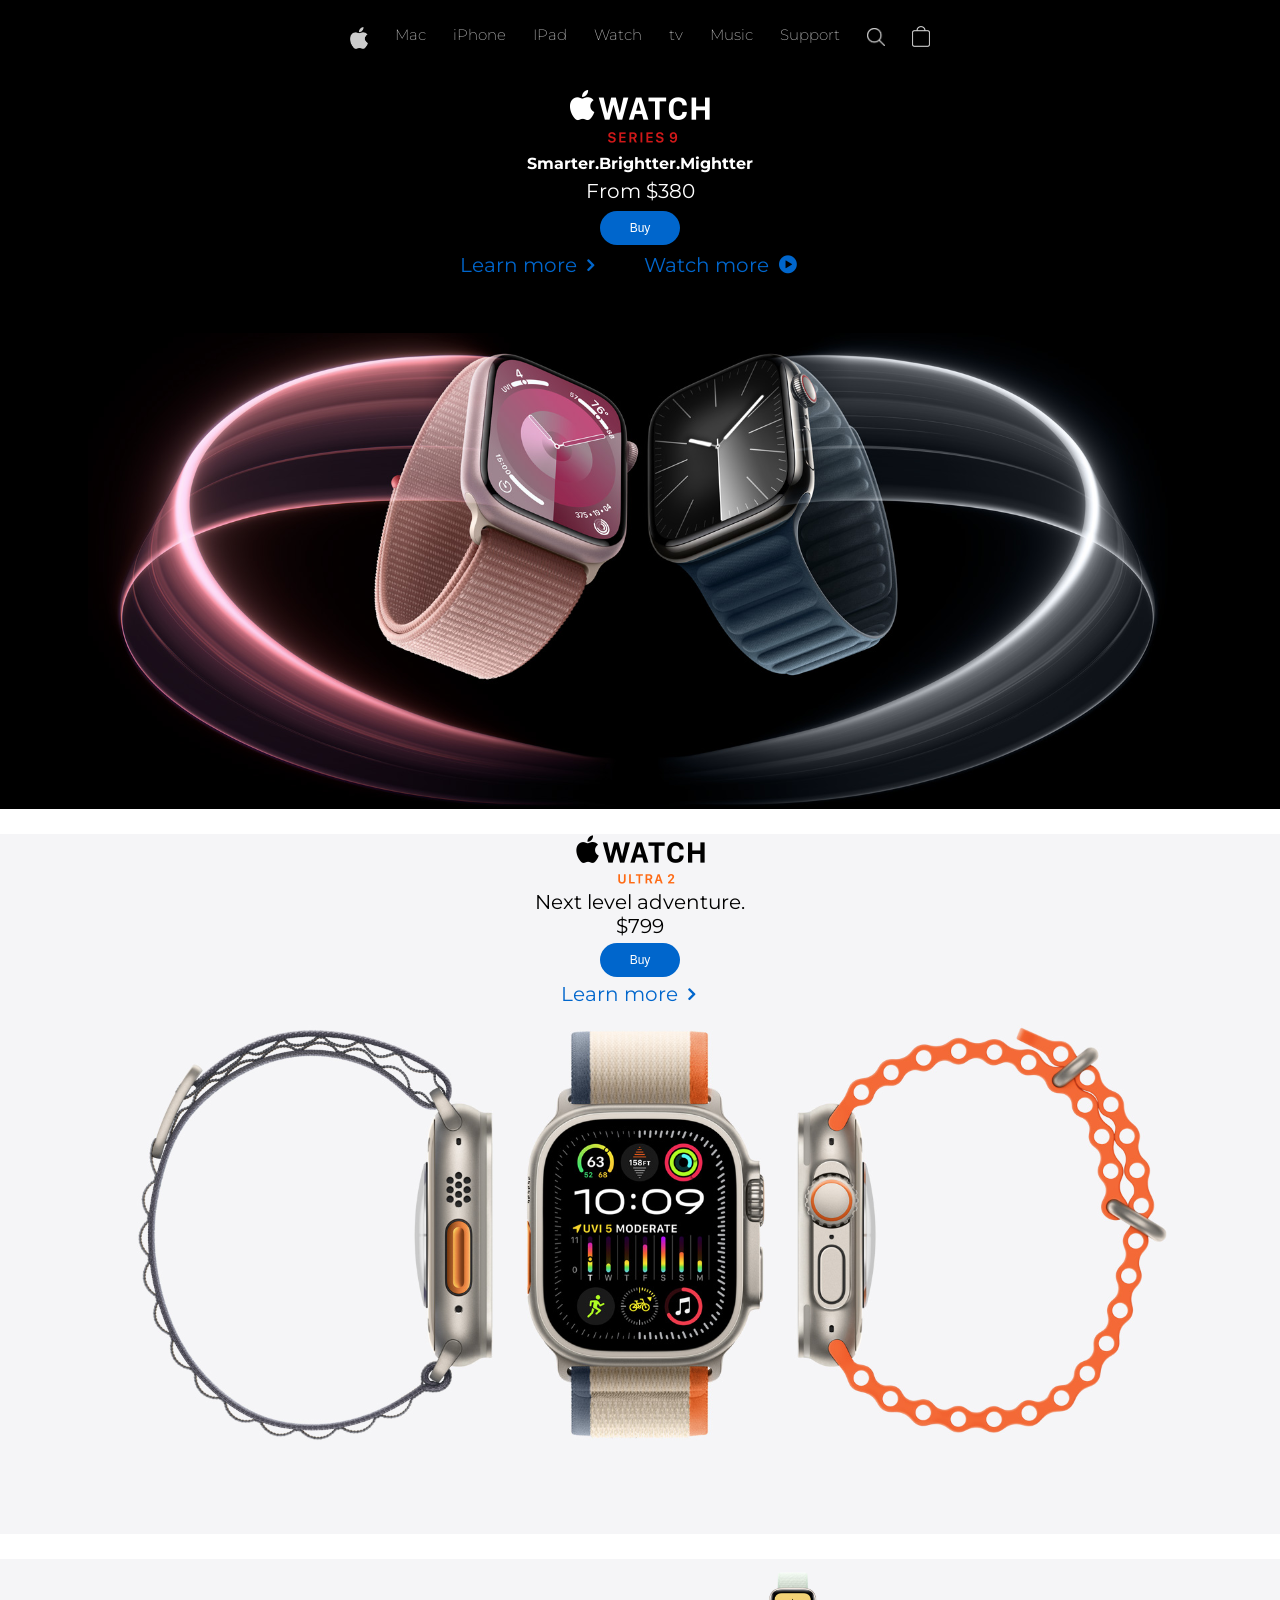
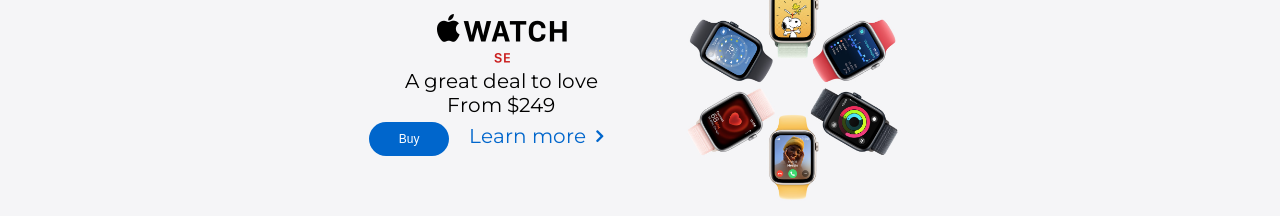
<file: index.html>
<!DOCTYPE html>
<html lang="en">
<head>
    <meta charset="UTF-8">
    <meta name="viewport" content="width=device-width, initial-scale=1.0">
    <title>Bonus after apple website</title>
    <link rel="stylesheet" href="bonus.css">
    <!-- Link to the Font-Awesome Font -->
	<!-- This font gives us the option to use emojies, symbols, common logos and icons as a font -->
	<link rel="stylesheet" href="https://maxcdn.bootstrapcdn.com/font-awesome/4.6.2/css/font-awesome.min.css">

	<!-- Link to Montserrat font on Google Fonts-->
	<link href="https://fonts.googleapis.com/css?family=Montserrat:200,200i,300,300i,400,600,600i,700,700i,800,800i,900,900i&display=swap" rel="stylesheet">
</head>
<body>
    <section>
        <!-- Header starts here -->
        <header class="header-wrapper">
            <div class="internal-wrapper">
                <div class="header-links-wrapper">
                    <ul>
                        <li class="logo-link"><a href="#"><img src="./images/icons/logo.png" alt="Apple logo"></a></li>
                        <li><a href="#">Mac</a></li>
                        <li><a href="#">iPhone</a></li>
                        <li><a href="#">IPad</a></li>
                        <li><a href="#">Watch</a></li>
                        <li><a href="#">tv</a></li>
                        <li><a href="#">Music</a></li>
                        <li><a href="#">Support</a></li>
                        <li class="search-link"><a href="#"><img src="./images/icons/search-icon.png" alt="search icon"></a></li>
                        <li class="cart-link"><a href="#"><img src="./images/icons/cart.png" alt=""></a></li>
                    </ul>
                </div>
            </div>
        </header>
        <!-- Header section ends here -->
    </section>
    <!-- second section starts here -->
    <section class="secondSection">
        <div class="internal-wrapper">
            <div class="logowatch">
            <img src="../bonus/images/home/watch9.png" alt="watch logo">
        </div>
        <div class="description">
            Smarter.Brightter.Mightter
        </div>
        <div class="price">
            From $380
        </div>
        <div class="buttonBuy">
            <button>Buy</button>
        </div>
        <div class="links-wrapper">
            <ul>
                <li class="learnMore"><a href="#">Learn more</a></li>
                <li class="WatchMore"><a href="#">Watch more</a></li>
            </ul>
        </div>
    </section>
    <!-- section 3 starts here -->
    <section class="sectionThree">
        <div class="internal-wrapper">
            <div class="logowatch">
            <img src="../bonus/images/home/watch9_dark.png" alt="Watch ultra 2 dark">
        </div>
        <div class="description">
            Next level adventure.
        </div>
        <div class="price">
            $799
        </div>
        <div class="buttonBuy">
            <button>Buy</button>
        </div>
        <div class="links-wrapper">
            <ul>
                <li class="learnMore"><a href="#">Learn more</a></li>
            </ul>
        </div>
        </div>
    </section>
    <!-- section 4 starts here -->
    <section class="sectionFour">
        <div class="internal-wrapper">
            <div class="leftContent">
            <div>
                <img src="../bonus/images/home/watch_SE.png" alt="">
            </div>
            <div class="description">
                A great deal to love
            </div>
            <div class="price">
                From $249
            </div>
            <div class="buttonandlink">
                <div class="buttonBuy">
                <button>Buy</button>
            </div>
            <div class="links-wrapper">
                <ul>
                    <li class="learnMore"><a href="#">Learn more</a></li>
                </ul>
            </div>
            </div>
        </div>
        <div class="rightContent">
            <img src="../bonus/images/home/section three.PNG" alt="">
        </div>
        </div>
        </div>
    </section>
</body>
</html>
</file>
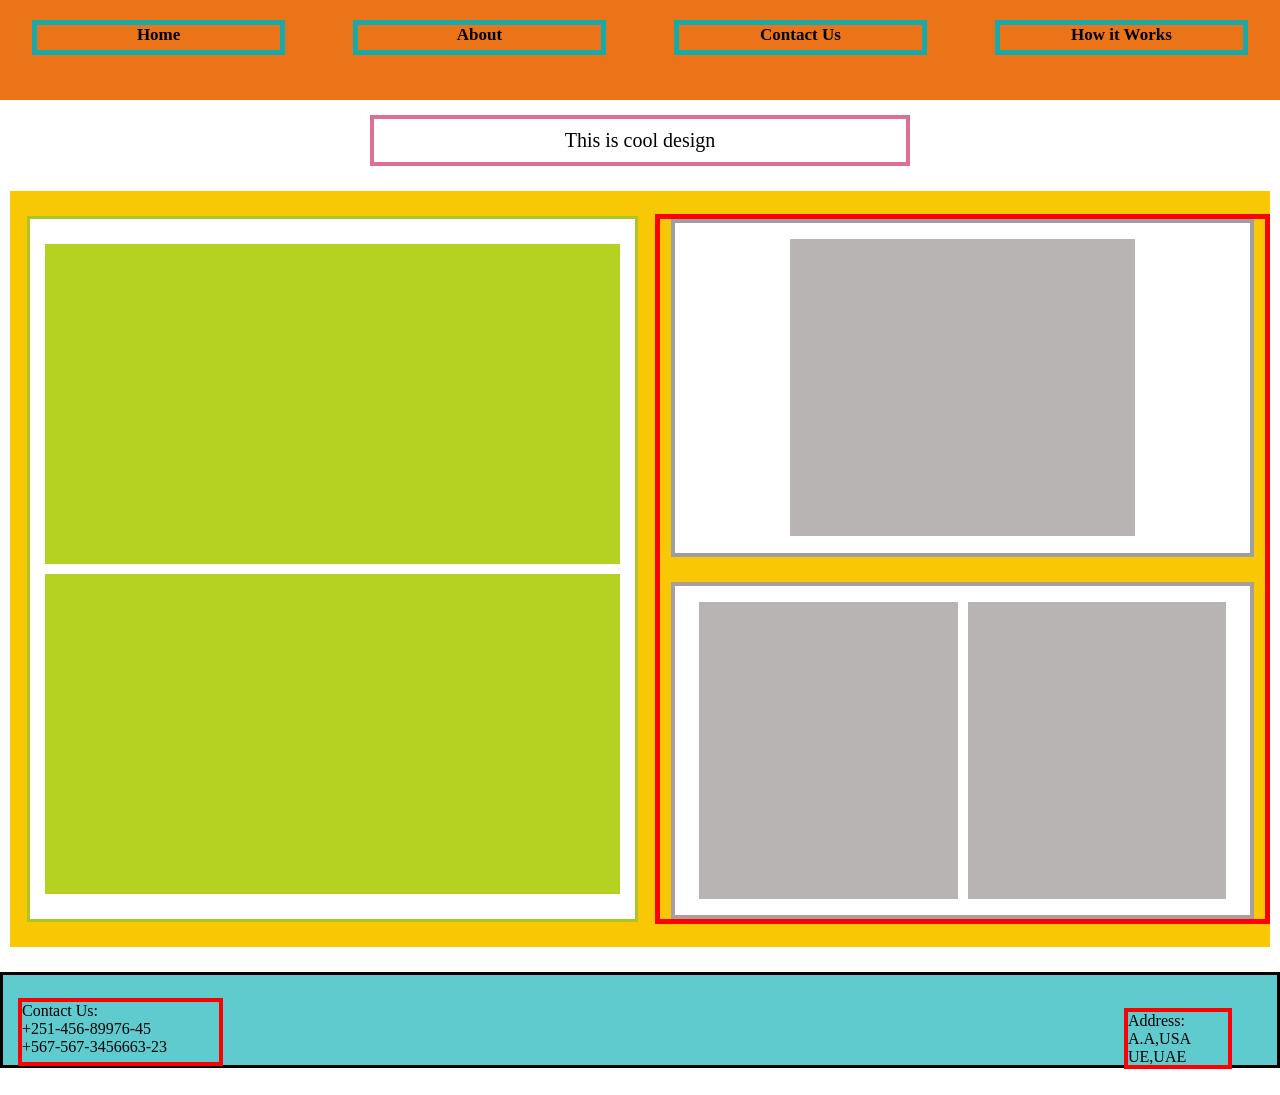
<file: bonus/week5-bonus/bonus/mediaQuery.html>
<!DOCTYPE html>
<html lang="en">
  <head>
    <meta charset="UTF-8" />
    <meta name="viewport" content="width=device-width, initial-scale=1.0" />
    <title>Media-Query-Bonus</title>

    <link rel="stylesheet" href="media.css" />
  </head>
  <body>
    <section class="border-section">
      <header>
        <div id="my-header">
          <ul class="header-links">
            <li class="header-links-box">
              <a href="#">Home</a>
            </li>
            <li class="header-links-box">
              <a href="#">About</a>
            </li>
            <li class="header-links-box">
              <a href="#">Contact Us</a>
            </li>
            <li id="how-it-work" class="header-links-box">
              <a href="#">How it Works</a>
            </li>
          </ul>
        </div>
      </header>
  
      <div class="text-box">
        <p>This is cool design</p>
      </div>
  
      <section>
        <div class="main-central-container">
          <div class="two-greens">
            <div class="first-green">
              <div></div>
            </div>
            <div class="second-green">
              <div></div>
            </div>
          </div>
  
          <div class="right-column">
            <div class="single-container">
              <div class="single-internal-gray"></div>
            </div>
    
            <div class="two-grays">
              <div class="leftSide-gray"></div>
              <div class="rightSide-gray"></div>
            </div>
          </div>
        </div>
      </section>
    </section>

    <footer>
      <div id="my-footer">
        <div class="contact-box">
          <pre>
                    Contact Us: +251-456-89976-45
                                +567-567-3456663-23
          </pre>
          
        </div>
        <div>
          <div class="contact-boxmediaq">
                    Contact Us: <br>+251-456-89976-45<br>
                    +567-567-3456663-23
          </div>
          
        </div>
        <div class="address-box">
          Address: <br>
                  A.A,USA  <br>
                  UE,UAE
        </div>
      </div>
    </footer>
  </body>
</html>
</file>
<file: bonus.css>
/* To remove default padding and margin so that we can adjust by ourself */
* {
  margin: 0;
  padding: 0;
}

/* Images should not go more than their containers sizes, so set max-width to 100% */

img {
  max-width: 100%;
}

/* set the same font size and font families For all texts in body */

body {
  font-size: 20px;
  font-family: "Montserrat", sans-serif;
}

.header-wrapper {
  background-color: black;
  font-weight: 200;
  font-size: 0.75em;
}

.internal-wrapper {
  width: 546px;
  padding: 0 10px;
  margin: 0 auto; /* make the wrapper to the center */
}

.header-links-wrapper ul {
  display: flex;
  justify-content: space-between;
  align-items: center;
  list-style: none;
}
/* .header-links-wrapper ul li{
    display: inline-block;
    gap: 20px;
} */
/* d/ce between flex and inline -block */
.header-links-wrapper ul li a {
  text-decoration: none;
  color: #fff;
  opacity: 0.8;
  display: inline-block;
  padding: 14px 0 8px;
  height: 25px;
}
.header-links-wrapper ul li a:hover {
  opacity: 1;
}

.logo-link,
.search-link,
.cart-limk,
.cart-link {
  /* display: block; ?????????*/
  width: 18px;
}

.logo-link {
  padding: 12px 0 8px;
}

.search-link {
  padding: 14px 0 8px;
}

.cart-link {
  padding: 12px 0 10px;
}

/* Header section ends here */


/* Second section of main body starts here */

.secondSection{
    background-image: url(../bonus/images/home/section\ one.PNG);
    height: 700px;
    width: 100%;
    background-size: initial;
    background-position: bottom;
    background-repeat: no-repeat;
    background-color: black;
    text-align: center;
    color: white;
    padding: 20px 0;
    line-height: 1.5;
}

.internal-wrapper{
  width: 580px;
}
.buttonBuy button {
    background-color: #06c; /* Blue background color */
    color: white; /* White text color */
    border: none; /* Remove default border */
    border-radius: 20px; /* Make the button elliptical */
    padding: 10px 30px; /* Adjust padding for size */
    font-size: 12px; /* Set font size */
    cursor: pointer; /* Change cursor to pointer on hover */
    text-align: center; /* Center text inside the button */
    display: inline-block; /* Ensure proper layout */
    margin: 5px;
}

.buttonBuy button:hover {
    background-color: darkblue; /* Darker blue when hovered */
    transition: background-color 0.3s ease; /* Smooth hover effect */
}

.links-wrapper ul li{
    display: inline-block;
    list-style: none;
}

.links-wrapper ul li a{
    text-decoration: none;
    padding-right: 25px;
    color: #06c;
}

.links-wrapper ul li a{
    text-decoration: none;
    margin: 10px;
}

.links-wrapper  ul .learnMore a::after {
  font-family: "FontAwesome";
  font-weight: 900;
  content: "\f105";
  padding-left: 10px;
}

.links-wrapper  ul .WatchMore a::after {
  font-family: "FontAwesome";
  font-weight: 900;
  content: "\f144";
  padding-left: 10px;
}

/* section three starts here */
.sectionThree{
    background-image: url(../bonus/images/home/seciton\ two.png);
    height: 700px;
    width: 100%;
    background-size: initial;
    background-position: bottom;
    background-repeat: no-repeat;
    background-color:#f5f5f7;
    text-align: center;
    /* color: #d4d4d6; */
    margin: 25px 0;
    color: black;
}

.secondSection .description{
    font-size: medium;
    font-weight: 700;
}

.sectionThree .description .price{
    font-size: medium;
    font-weight: 600;
    opacity: 0.1;
}


/* Section four */
.sectionFour{
    background-color: #f5f5f7;
}

.sectionFour .internal-wrapper{
  display: flex;
  justify-content: center;
  align-items: center;
  background-color: #f5f5f7;
}

.sectionFour .leftContent{
  width: 100%;
  text-align: center;
}

.sectionFour .leftContent .buttonandlink .buttonBuy{
  display: inline-block;
  /* align-items: center;
  justify-content: space-between;
  gap: 5px; */
}

.sectionFour .leftContent .buttonandlink .links-wrapper{
  display: inline-block;
  /* align-items: center;
  justify-content: space-between;
  gap: 5px; */
}
</file>
<file: bonus/week5-bonus/bonus/media.css>
* {
  margin: 0;
  padding: 0;
}
.border-section {
  border: solid black 4px;
}

#my-header {
  background-color: #dc1d1d;
  border: solid black 3px;
  margin: 0 10px;
  height: 100px;
}
.header-links {
  display: flex;
  justify-content: space-between;
  width: 90%;
  margin: 0 auto;
  padding-top: 20px;
  text-align: center;
  list-style: none;
}
.header-links a {
  text-decoration: none;
  color: black;
  font-weight: bold;
  font-size: 17px;
}
.header-links-box {
  border: solid black 3px;
  width: 30%;
  height: 25px;
}
#how-it-work,
.text-box,.address-box {
  display: none;
}
.two-greens {
  background-color: rgb(249, 200, 4);
  width: 95%;
  height: 250px;
  margin: 25px auto;
  border: solid black 4px;
  display: flex;
  justify-content: center;
  align-items: center;
}
.first-green,.second-green {
  background-color: rgb(181, 210, 35);
  width: 45%;
  height: 220px;
  margin: 0 auto;
  border: solid black 4px;
}
.single-container {
  display: flex;
  background-color: white;
  width: 60%;
  height: 370px;
  margin: 0 auto 25px;
  border: solid black 4px;
  justify-content: center;
  align-items: center;
}
.single-internal-gray {
  background-color: rgb(184, 180, 180);
  width: 80%;
  height: 80%;
  border: solid black 4px;
}

footer {
  border: solid black 3px;
  height: 90px;
  background-color: rgb(95, 203, 207);
}
.contact-box {
  font-size: 20px;
  width: 90%;
  /* padding: 10px; */
  }
  .contact-text{
    text-align: center;
  }
/* .address-box{
  display: none;
} */


@media(min-width:900px) {
  .border-section {
    border: none;
  }
  #my-header {
    background-color: #eb7318;
    margin: 0 0 15px;
    border: none;
  }
  #how-it-work,
.text-box,.address-box {
  display: block;
}

.header-links {
  width: 95%;
}
.header-links-box {
  border: solid rgb(22, 170, 170) 5px;
  width: 20%;
}
.text-box{
  width:40%;
  border: solid palevioletred 4px;
  text-align: center;
  margin: 0 auto;
  padding: 10px;
  font-size: 20px;
}

.main-central-container{
  display: flex;
  background-color: rgb(249, 200, 4);
  justify-content: center;
  align-items: center;
  margin: 25px 10px ;
}

.two-greens {
  background-color: white;
  border: solid rgb(175, 196, 39) 3px;
  width: 48%;
  height:700px;
  flex-direction: column;
  gap: 10px;
}
.first-green {
  border: none;
  width: 95%;
  height: 320px;
  
}
.second-green {
  border: none;
  width: 95%;
  height: 320px;
  
  
}
.single-container {
  background-color: white;
  width: 95%;
  height: 350px;
  border: solid rgb(158, 158, 158) 4px;
}
.single-internal-gray {
  background-color: rgb(184, 180, 180);
  width: 60%;
  height: 90%;
  border: none;
}
.right-column{
  display: flex;
  width: 48%;
  height:700px;
  flex-direction: column;
  align-items: center;
  border: solid red 5px;
}
.two-grays{
  background-color: white;
  width: 95%;
  height: 350px;
  border: solid rgb(169, 158, 158) 4px;
  display: flex;
  justify-content: center;
  align-items: center;
  gap: 10px;
}
.leftSide-gray{
  width: 45%;
  background-color: rgb(184, 180, 180);
  height: 90%;
}
.rightSide-gray{
  width: 45%;
  background-color: rgb(184, 180, 180);
  height: 90%;
}
#my-footer{
  display: flex;
  justify-content: space-between;
  align-items: center;
  width: 100%;
  height: 120px;
}
.contact-box{
  display: none;
}

.contact-boxmediaq,.address-box{
  border: solid red 4px;
  height: auto; 
}

.contact-boxmediaq{
  margin-left: 15px;
  margin-top: 10px;
  margin-bottom: 16px;
  width: 197px; 
  height: 60px;    
}
.address-box{
  margin-right: 45px;
  margin-top: 10px;
  margin-bottom: 3px;
  width: 100px; 
  height: 53px;
}
}
</file>
